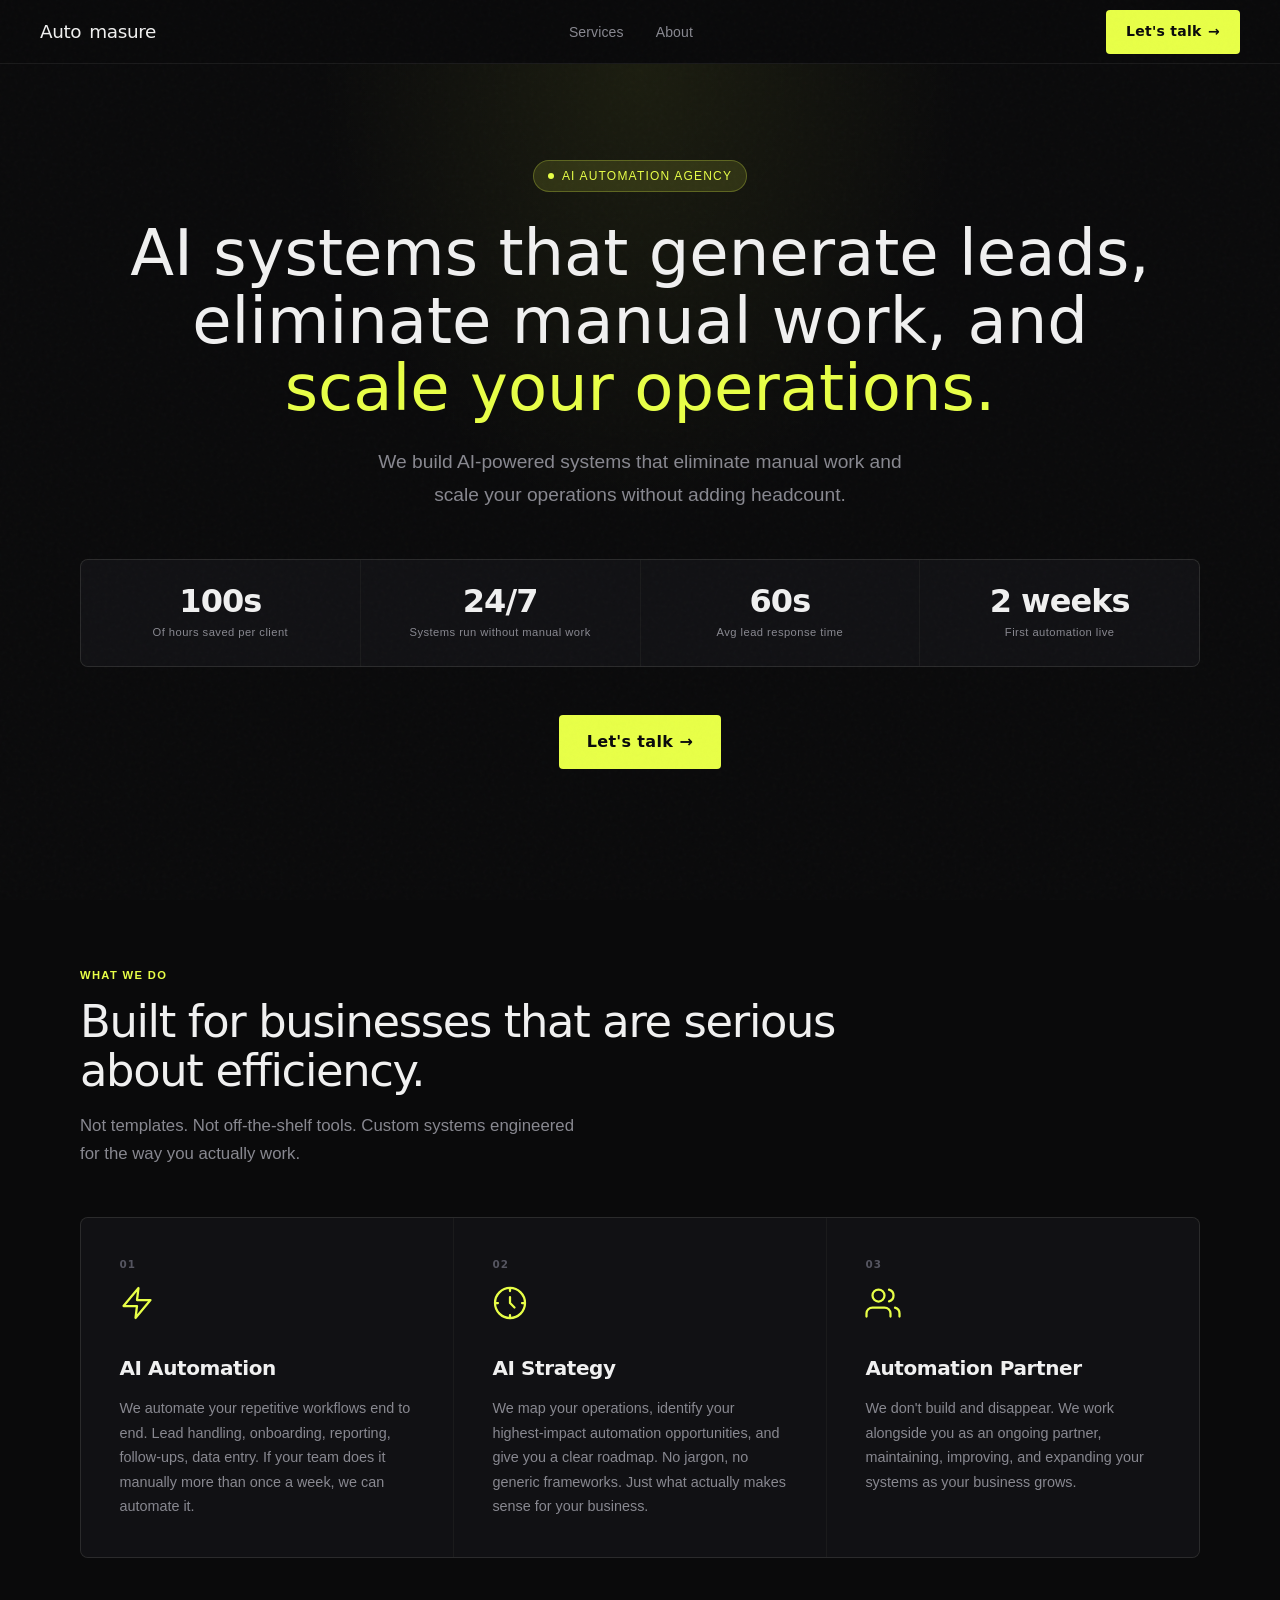
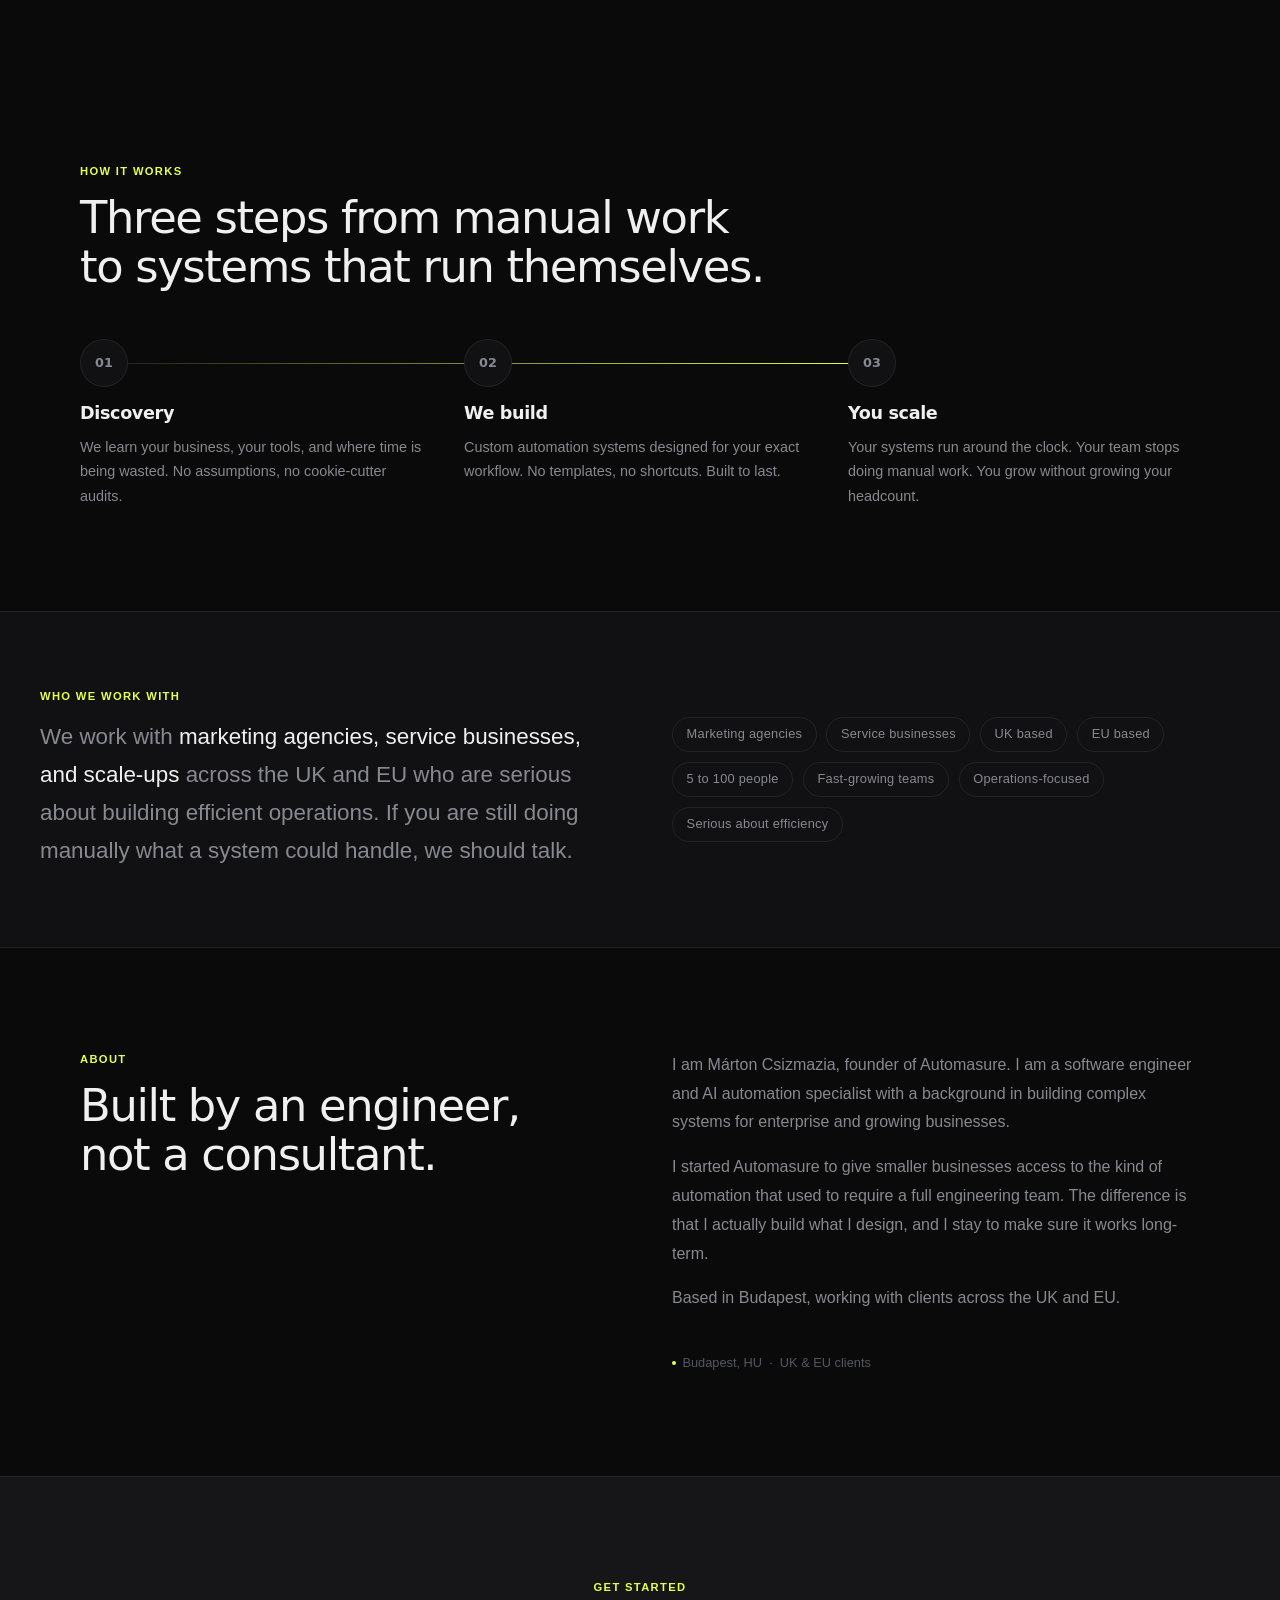
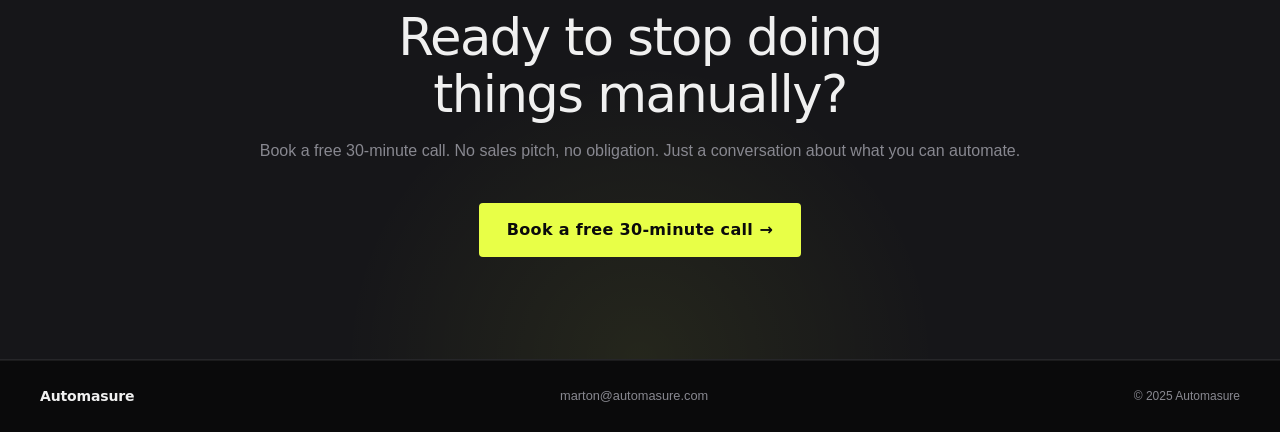
<file: Index.html>
<!DOCTYPE html>
<html lang="en">
<head>
<meta charset="UTF-8">
<meta name="viewport" content="width=device-width, initial-scale=1.0">
<title>Automasure — AI Automation for Growing Businesses</title>
<link rel="preconnect" href="https://fonts.googleapis.com">
<link rel="preconnect" href="https://fonts.gstatic.com" crossorigin>
<link href="https://fonts.googleapis.com/css2?family=Syne:wght@400;500;600;700;800&family=DM+Sans:ital,opsz,wght@0,9..40,300;0,9..40,400;0,9..40,500;1,9..40,300&display=swap" rel="stylesheet">

<link rel="stylesheet" href="index.css">

</head>
<body>

<!-- ─── NAV ─── -->
<nav>
  <a href="#" class="nav-logo">Auto<span>masure</span></a>

  <ul class="nav-links">
    <li><a href="#services">Services</a></li>
    <li><a href="#about">About</a></li>
  </ul>

  <a href="https://calendly.com" class="btn btn-primary nav-cta" target="_blank" rel="noopener">
    Let's talk <span class="arrow">&#8594;</span>
  </a>

  <button class="nav-hamburger" id="hamburger" aria-label="Toggle menu" aria-expanded="false">
    <span></span>
    <span></span>
    <span></span>
  </button>
</nav>

<!-- Mobile Menu -->
<div class="nav-mobile" id="mobileMenu">
  <a href="#services" onclick="closeMobile()">Services</a>
  <a href="#about" onclick="closeMobile()">About</a>
  <a href="https://calendly.com" target="_blank" rel="noopener" style="color: var(--accent);">Let's talk &#8594;</a>
</div>

<!-- ─── HERO ─── -->
<section class="hero">
  <span class="hero-eyebrow">AI Automation Agency</span>

  <h1>AI systems that generate leads,<br>eliminate manual work, and<br><em>scale your operations.</em></h1>

  <p class="hero-sub">
    We build AI-powered systems that eliminate manual work and scale your operations without adding headcount.
  </p>

  <div class="stats">
    <div class="stat">
      <span class="stat-value">100s</span>
      <span class="stat-label">Of hours saved per client</span>
    </div>
    <div class="stat">
      <span class="stat-value">24/7</span>
      <span class="stat-label">Systems run without manual work</span>
    </div>
    <div class="stat">
      <span class="stat-value">60s</span>
      <span class="stat-label">Avg lead response time</span>
    </div>
    <div class="stat">
      <span class="stat-value">2 weeks</span>
      <span class="stat-label">First automation live</span>
    </div>
  </div>

  <a href="https://calendly.com" class="btn btn-primary btn-large" target="_blank" rel="noopener">
    Let's talk <span class="arrow">&#8594;</span>
  </a>
</section>

<!-- ─── SERVICES ─── -->
<section id="services" class="fade-up">
  <div class="services-header">
    <span class="section-label">What we do</span>
    <h2>Built for businesses that are serious<br>about efficiency.</h2>
    <p class="section-intro">Not templates. Not off-the-shelf tools. Custom systems engineered for the way you actually work.</p>
  </div>

  <div class="services-grid">
    <div class="service-card">
      <span class="service-number">01</span>
      <svg class="service-icon" viewBox="0 0 24 24" fill="none" stroke="currentColor" stroke-width="1.5" stroke-linecap="round" stroke-linejoin="round">
        <path d="M13 2L3 14h9l-1 8 10-12h-9l1-8z"/>
      </svg>
      <h3>AI Automation</h3>
      <p>We automate your repetitive workflows end to end. Lead handling, onboarding, reporting, follow-ups, data entry. If your team does it manually more than once a week, we can automate it.</p>
    </div>

    <div class="service-card">
      <span class="service-number">02</span>
      <svg class="service-icon" viewBox="0 0 24 24" fill="none" stroke="currentColor" stroke-width="1.5" stroke-linecap="round" stroke-linejoin="round">
        <circle cx="12" cy="12" r="10"/>
        <path d="M12 8v4l3 3"/>
        <path d="M2 12h2M20 12h2M12 2v2M12 20v2"/>
      </svg>
      <h3>AI Strategy</h3>
      <p>We map your operations, identify your highest-impact automation opportunities, and give you a clear roadmap. No jargon, no generic frameworks. Just what actually makes sense for your business.</p>
    </div>

    <div class="service-card">
      <span class="service-number">03</span>
      <svg class="service-icon" viewBox="0 0 24 24" fill="none" stroke="currentColor" stroke-width="1.5" stroke-linecap="round" stroke-linejoin="round">
        <path d="M17 21v-2a4 4 0 0 0-4-4H5a4 4 0 0 0-4 4v2"/>
        <circle cx="9" cy="7" r="4"/>
        <path d="M23 21v-2a4 4 0 0 0-3-3.87"/>
        <path d="M16 3.13a4 4 0 0 1 0 7.75"/>
      </svg>
      <h3>Automation Partner</h3>
      <p>We don't build and disappear. We work alongside you as an ongoing partner, maintaining, improving, and expanding your systems as your business grows.</p>
    </div>
  </div>
</section>

<!-- ─── HOW IT WORKS ─── -->
<section class="fade-up">
  <span class="section-label">How it works</span>
  <h2>Three steps from manual work<br>to systems that run themselves.</h2>

  <div class="steps-grid">
    <div class="step">
      <div class="step-number">01</div>
      <h3>Discovery</h3>
      <p>We learn your business, your tools, and where time is being wasted. No assumptions, no cookie-cutter audits.</p>
    </div>

    <div class="step">
      <div class="step-number">02</div>
      <h3>We build</h3>
      <p>Custom automation systems designed for your exact workflow. No templates, no shortcuts. Built to last.</p>
    </div>

    <div class="step">
      <div class="step-number">03</div>
      <h3>You scale</h3>
      <p>Your systems run around the clock. Your team stops doing manual work. You grow without growing your headcount.</p>
    </div>
  </div>
</section>

<!-- ─── WHO WE WORK WITH ─── -->
<div class="who-section fade-up">
  <div class="who-inner">
    <div>
      <span class="section-label">Who we work with</span>
      <p class="who-text">
        We work with <strong>marketing agencies, service businesses, and scale-ups</strong> across the UK and EU who are serious about building efficient operations. If you are still doing manually what a system could handle, we should talk.
      </p>
    </div>
    <div class="who-tags">
      <span class="tag">Marketing agencies</span>
      <span class="tag">Service businesses</span>
      <span class="tag">UK based</span>
      <span class="tag">EU based</span>
      <span class="tag">5 to 100 people</span>
      <span class="tag">Fast-growing teams</span>
      <span class="tag">Operations-focused</span>
      <span class="tag">Serious about efficiency</span>
    </div>
  </div>
</div>

<!-- ─── ABOUT ─── -->
<section id="about" class="fade-up">
  <div class="about-left">
    <span class="section-label">About</span>
    <h2>Built by an engineer,<br>not a consultant.</h2>
  </div>

  <div class="about-right">
    <p>
      I am Márton Csizmazia, founder of Automasure. I am a software engineer and AI automation specialist with a background in building complex systems for enterprise and growing businesses.
    </p>
    <p>
      I started Automasure to give smaller businesses access to the kind of automation that used to require a full engineering team. The difference is that I actually build what I design, and I stay to make sure it works long-term.
    </p>
    <p>
      Based in Budapest, working with clients across the UK and EU.
    </p>
    <span class="about-detail">Budapest, HU &nbsp;&middot;&nbsp; UK &amp; EU clients</span>
  </div>
</section>

<!-- ─── CTA ─── -->
<div class="cta-section fade-up">
  <div class="cta-inner">
    <span class="section-label" style="display:block; margin-bottom: 0.75rem;">Get started</span>
    <h2>Ready to stop doing<br>things manually?</h2>
    <p>Book a free 30-minute call. No sales pitch, no obligation. Just a conversation about what you can automate.</p>
    <a href="https://calendly.com" class="btn btn-primary btn-large" target="_blank" rel="noopener">
      Book a free 30-minute call <span class="arrow">&#8594;</span>
    </a>
  </div>
</div>

<!-- ─── FOOTER ─── -->
<footer>
  <span class="footer-brand">Automasure</span>
  <a href="mailto:marton@automasure.com" class="footer-email">marton@automasure.com</a>
  <span class="footer-copy">&copy; 2025 Automasure</span>
</footer>

<script>
  // ─── Hamburger ───
  const hamburger = document.getElementById('hamburger');
  const mobileMenu = document.getElementById('mobileMenu');

  hamburger.addEventListener('click', () => {
    const isOpen = hamburger.classList.toggle('open');
    mobileMenu.classList.toggle('open', isOpen);
    hamburger.setAttribute('aria-expanded', isOpen);
  });

  function closeMobile() {
    hamburger.classList.remove('open');
    mobileMenu.classList.remove('open');
    hamburger.setAttribute('aria-expanded', false);
  }

  // Close on outside click
  document.addEventListener('click', (e) => {
    if (!hamburger.contains(e.target) && !mobileMenu.contains(e.target)) {
      closeMobile();
    }
  });

  // ─── Scroll animations ───
  const observer = new IntersectionObserver((entries) => {
    entries.forEach((entry) => {
      if (entry.isIntersecting) {
        setTimeout(() => entry.target.classList.add('visible'), 60);
        observer.unobserve(entry.target);
      }
    });
  }, { threshold: 0.1, rootMargin: '0px 0px -40px 0px' });

  document.querySelectorAll('.fade-up').forEach(el => observer.observe(el));

  // ─── Nav scroll style ───
  const nav = document.querySelector('nav');
  window.addEventListener('scroll', () => {
    nav.style.borderBottomColor = window.scrollY > 40
      ? 'rgba(255,255,255,0.1)'
      : 'rgba(255,255,255,0.07)';
  }, { passive: true });
</script>
</body>
</html>
</file>
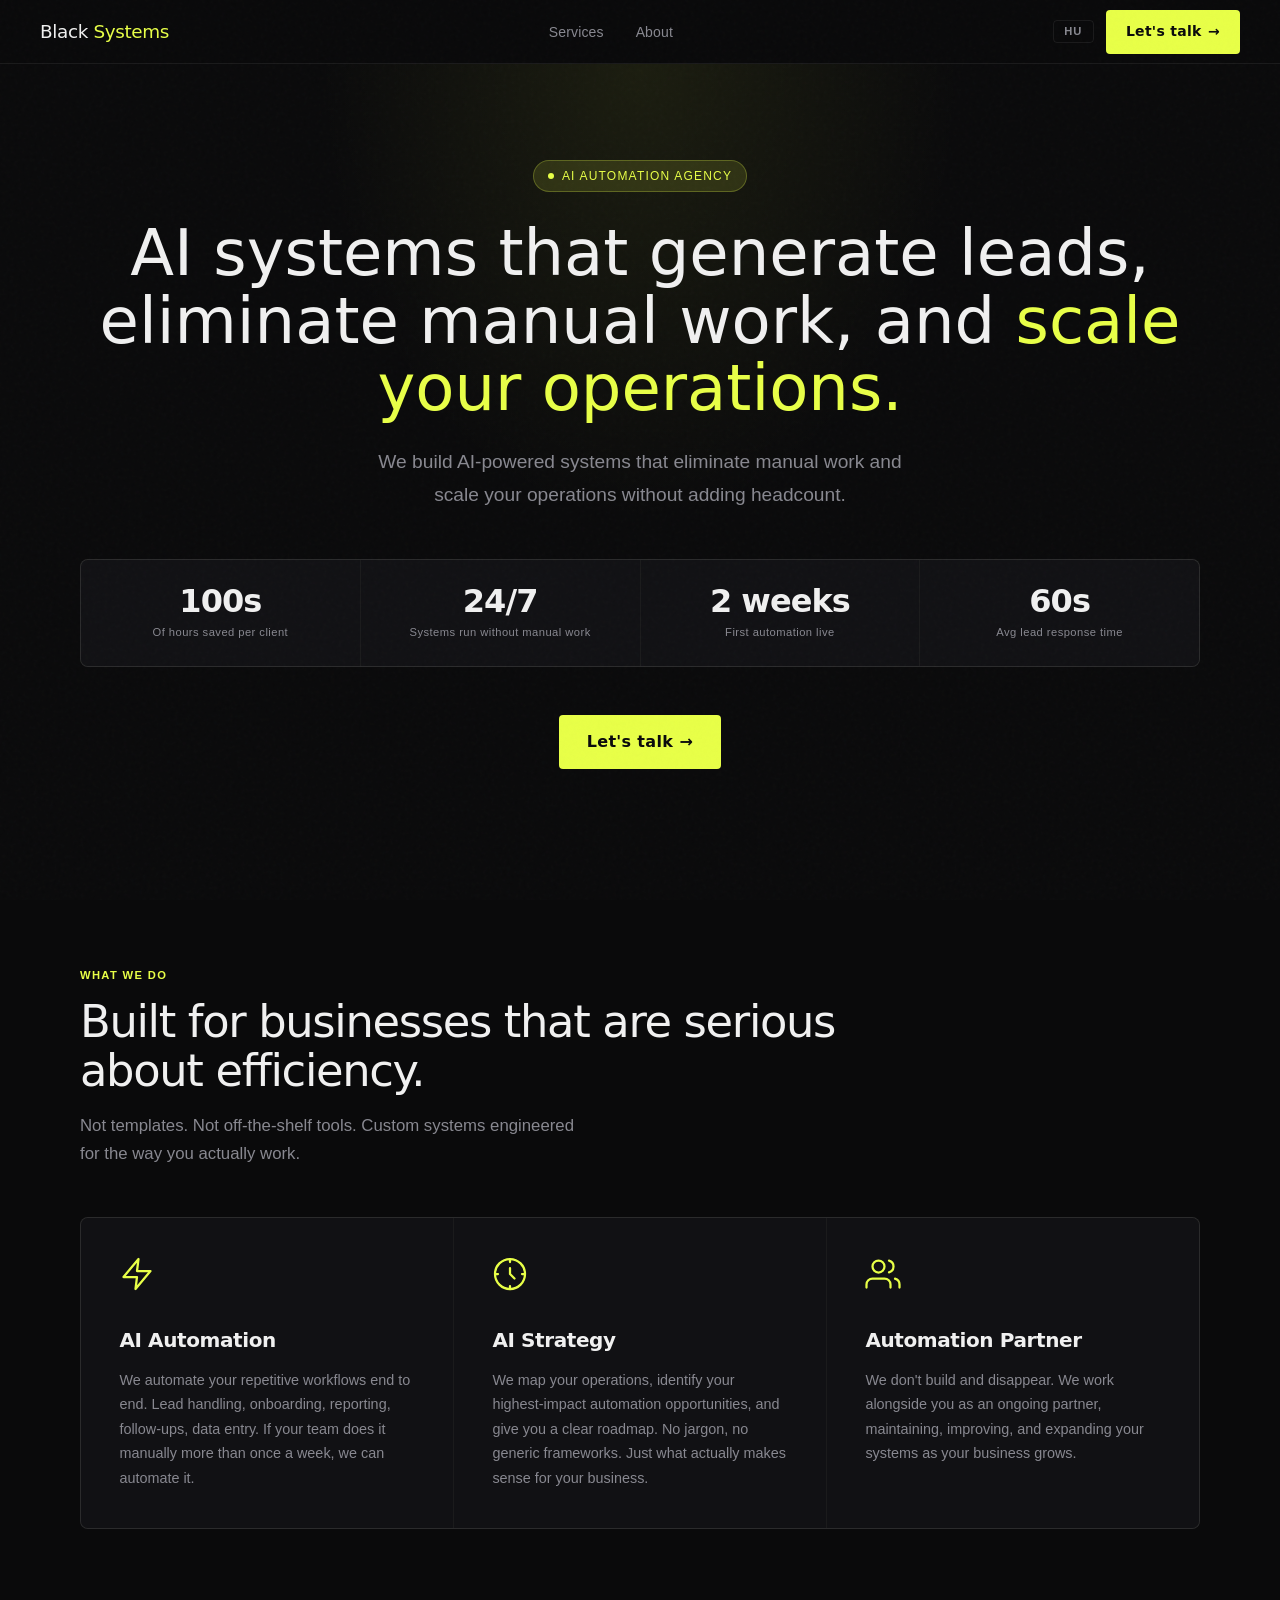
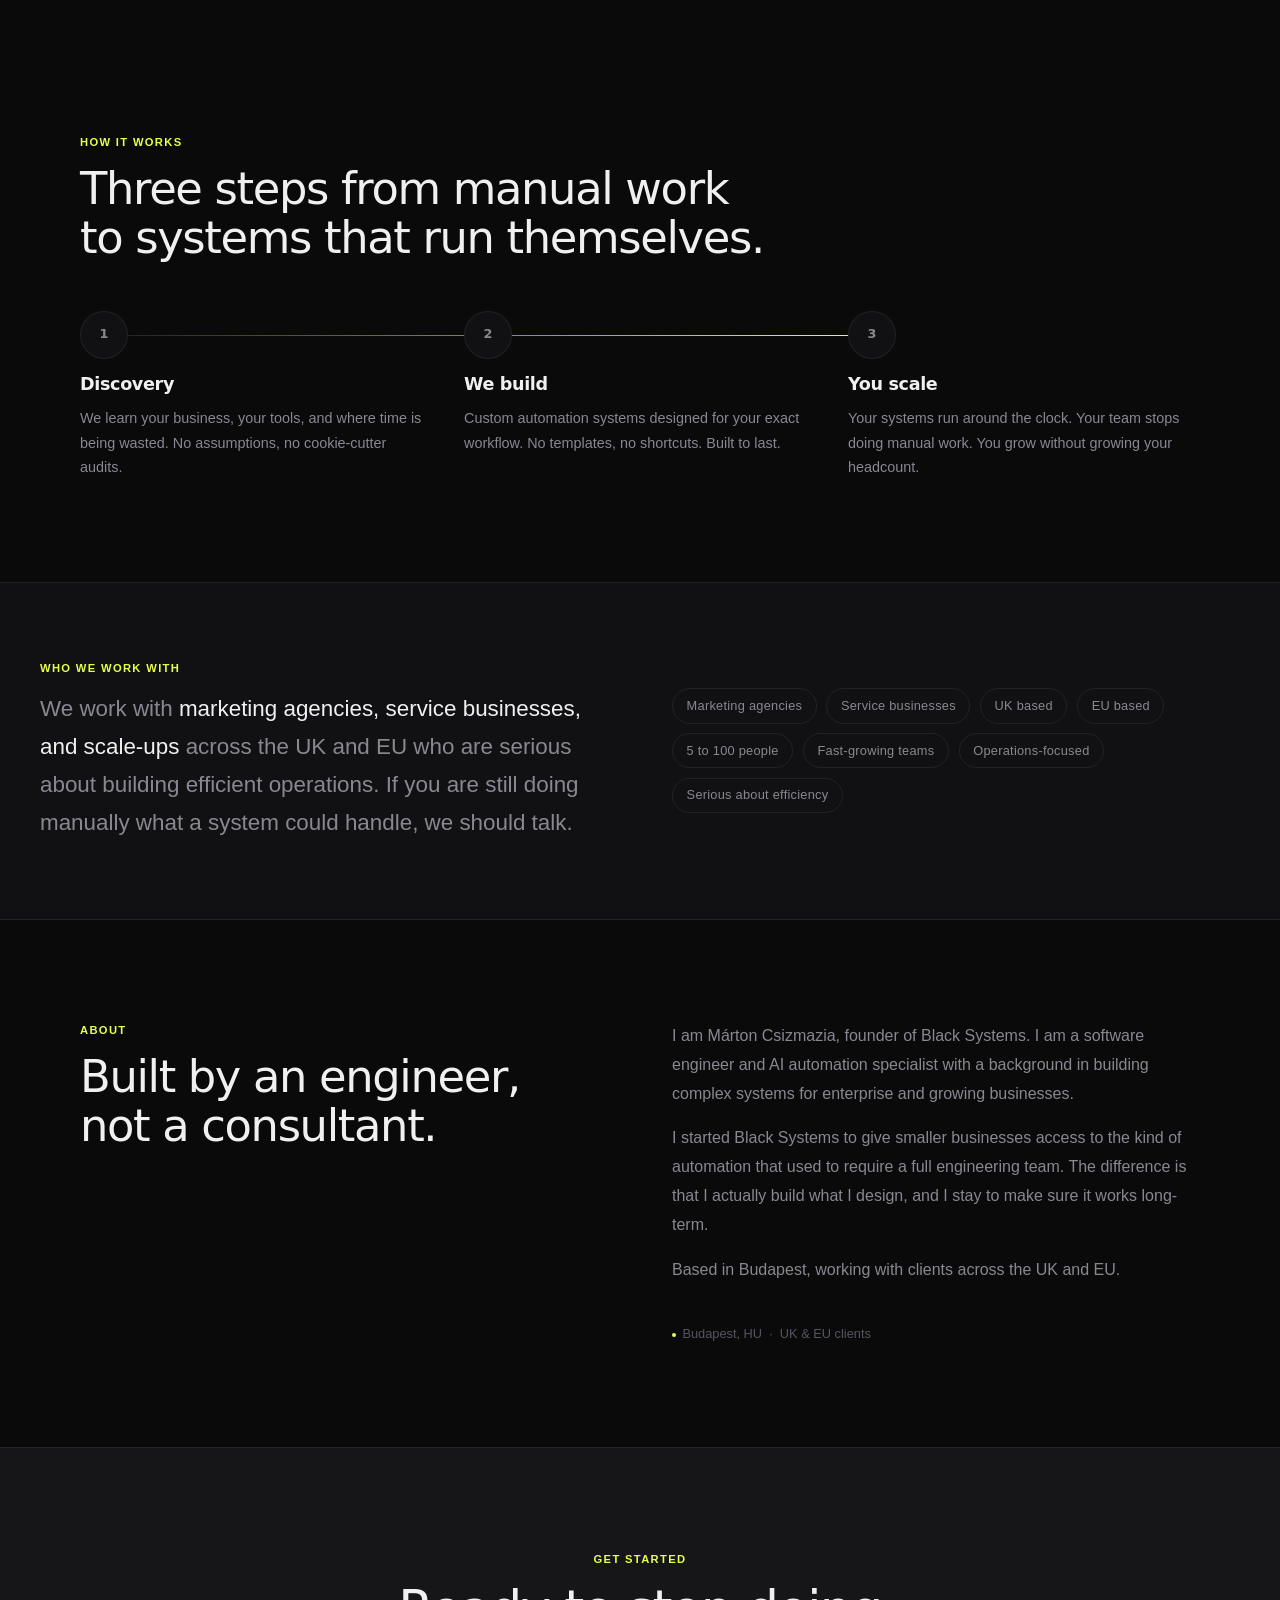
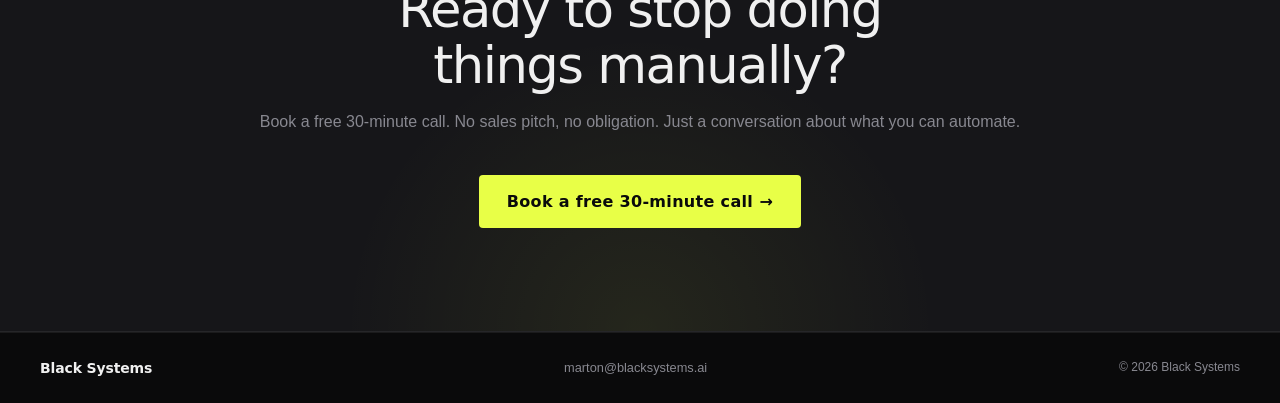
<file: index.html>
<!DOCTYPE html>
<html lang="en">
<head>
    <meta charset="UTF-8">
    <meta name="viewport" content="width=device-width, initial-scale=1.0">
    <meta name="description"
          content="Black Systems builds AI-powered automation systems that eliminate manual work, generate leads, and scale your operations. Based in Budapest, serving UK and EU businesses.">

    <title>Black Systems - AI Automation for Growing Businesses</title>
    <link rel="stylesheet" href="css/index.css">
    <link rel="canonical" href="https://www.blacksystems.ai/">

    <!-- Open Graph -->
    <meta property="og:type" content="website">
    <meta property="og:url" content="https://www.blacksystems.ai/">
    <meta property="og:title" content="Black Systems - AI Automation for Growing Businesses">
    <meta property="og:description" content="Black Systems builds AI-powered automation systems that eliminate manual work, generate leads, and scale your operations. Based in Budapest, serving UK and EU businesses.">

    <!-- Twitter Card -->
    <meta name="twitter:card" content="summary_large_image">
    <meta name="twitter:title" content="Black Systems - AI Automation for Growing Businesses">
    <meta name="twitter:description" content="Black Systems builds AI-powered automation systems that eliminate manual work, generate leads, and scale your operations.">

    <!-- JSON-LD structured data -->
    <script type="application/ld+json">
    {
      "@context": "https://schema.org",
      "@type": "ProfessionalService",
      "name": "Black Systems",
      "url": "https://www.blacksystems.ai",
      "email": "marton@blacksystems.ai",
      "description": "AI automation agency that designs, builds, and maintains automation systems for growing businesses. We eliminate manual work, generate leads, and scale operations without adding headcount.",
      "founder": {
        "@type": "Person",
        "name": "Márton Csizmazia"
      },
      "address": {
        "@type": "PostalAddress",
        "addressLocality": "Budapest",
        "addressCountry": "HU"
      },
      "areaServed": ["GB", "EU"],
      "serviceType": ["AI Automation", "AI Strategy", "Automation Consulting"],
      "knowsAbout": ["AI automation", "workflow automation", "business process automation", "lead generation"]
    }
    </script>

</head>
<body>
<main>
    <!-- ─── NAV ─── -->
    <nav>
        <a href="#" class="nav-logo">
            <span>Black <span class="nav-logo-accent">Systems</span></span>
        </a>

        <ul class="nav-links">
            <li><a href="#services" data-i18n="nav.services">Services</a></li>
            <li><a href="#about" data-i18n="nav.about">About</a></li>
        </ul>

        <div class="nav-right">
            <button class="lang-toggle" aria-label="Switch language">hu</button>
            <a
                    data-cal-link="marton-csizmazia-avnndf/30min"
                    data-cal-namespace="30min"
                    data-cal-config='{"layout":"month_view"}'
                    class="btn btn-primary nav-cta">
                <span data-i18n="nav.lets_talk">Let's talk</span> <span class="arrow">&#8594;</span>
            </a>
        </div>

        <button class="nav-hamburger" id="hamburger" aria-label="Toggle menu" aria-expanded="false">
            <span></span>
            <span></span>
            <span></span>
        </button>
    </nav>

    <!-- Mobile Menu -->
    <div class="nav-mobile" id="mobileMenu">
        <a href="#services" onclick="closeMobile()" data-i18n="nav.services">Services</a>
        <a href="#about" onclick="closeMobile()" data-i18n="nav.about">About</a>
        <a href="https://cal.com/marton-csizmazia-avnndf/30min"
           onclick="closeMobile()"
           data-cal-link="marton-csizmazia-avnndf/30min"
           data-cal-namespace="30min"
           data-cal-config='{"layout":"month_view"}'
           style="color: var(--accent); cursor: pointer;">
            <span data-i18n="nav.lets_talk">Let's talk</span> &#8594;
        </a>
        <button class="lang-toggle lang-toggle-mobile" aria-label="Switch language">hu</button>
    </div>

    <!-- ─── HERO ─── -->
    <section class="hero">
        <span class="hero-eyebrow" data-i18n="hero.eyebrow">AI Automation Agency</span>

        <h1 data-i18n-html="hero.heading">AI systems that generate leads, eliminate manual work, and <em>scale your operations.</em></h1>

        <p class="hero-sub" data-i18n="hero.sub">
            We build AI-powered systems that eliminate manual work and scale your operations without adding headcount.
        </p>

        <div class="stats">
            <div class="stat">
                <span class="stat-value" data-i18n="stats.hours_value">100s</span>
                <span class="stat-label" data-i18n="stats.hours_label">Of hours saved per client</span>
            </div>
            <div class="stat">
                <span class="stat-value" data-i18n="stats.uptime_value">24/7</span>
                <span class="stat-label" data-i18n="stats.uptime_label">Systems run without manual work</span>
            </div>
            <div class="stat">
                <span class="stat-value" data-i18n="stats.weeks_value">2 weeks</span>
                <span class="stat-label" data-i18n="stats.weeks_label">First automation live</span>
            </div>
            <div class="stat">
                <span class="stat-value" data-i18n="stats.response_value">60s</span>
                <span class="stat-label" data-i18n="stats.response_label">Avg lead response time</span>
            </div>
        </div>

        <a
                data-cal-link="marton-csizmazia-avnndf/30min"
                data-cal-namespace="30min"
                data-cal-config='{"layout":"month_view"}'
                class="btn btn-primary btn-large">
            <span data-i18n="hero.cta">Let's talk</span> <span class="arrow">&#8594;</span>
        </a>
    </section>

    <!-- ─── SERVICES ─── -->
    <section id="services" class="fade-up">
        <div class="services-header">
            <span class="section-label" data-i18n="services.label">What we do</span>
            <h2 data-i18n-html="services.heading">Built for businesses that are serious<br>about efficiency.</h2>
            <p class="section-intro" data-i18n="services.intro">Not templates. Not off-the-shelf tools. Custom systems engineered for the way you actually work.</p>
        </div>

        <div class="services-grid">
            <div class="service-card">
                <svg class="service-icon" viewBox="0 0 24 24" fill="none" stroke="currentColor" stroke-width="1.5"
                     stroke-linecap="round" stroke-linejoin="round">
                    <path d="M13 2L3 14h9l-1 8 10-12h-9l1-8z"/>
                </svg>
                <h3 data-i18n="services.automation.title">AI Automation</h3>
                <p data-i18n="services.automation.desc">We automate your repetitive workflows end to end. Lead handling, onboarding, reporting, follow-ups, data entry. If your team does it manually more than once a week, we can automate it.</p>
            </div>

            <div class="service-card">
                <svg class="service-icon" viewBox="0 0 24 24" fill="none" stroke="currentColor" stroke-width="1.5"
                     stroke-linecap="round" stroke-linejoin="round">
                    <circle cx="12" cy="12" r="10"/>
                    <path d="M12 8v4l3 3"/>
                    <path d="M2 12h2M20 12h2M12 2v2M12 20v2"/>
                </svg>
                <h3 data-i18n="services.strategy.title">AI Strategy</h3>
                <p data-i18n="services.strategy.desc">We map your operations, identify your highest-impact automation opportunities, and give you a clear roadmap. No jargon, no generic frameworks. Just what actually makes sense for your business.</p>
            </div>

            <div class="service-card">
                <svg class="service-icon" viewBox="0 0 24 24" fill="none" stroke="currentColor" stroke-width="1.5"
                     stroke-linecap="round" stroke-linejoin="round">
                    <path d="M17 21v-2a4 4 0 0 0-4-4H5a4 4 0 0 0-4 4v2"/>
                    <circle cx="9" cy="7" r="4"/>
                    <path d="M23 21v-2a4 4 0 0 0-3-3.87"/>
                    <path d="M16 3.13a4 4 0 0 1 0 7.75"/>
                </svg>
                <h3 data-i18n="services.partner.title">Automation Partner</h3>
                <p data-i18n="services.partner.desc">We don't build and disappear. We work alongside you as an ongoing partner, maintaining, improving, and expanding your systems as your business grows.</p>
            </div>
        </div>
    </section>

    <!-- ─── HOW IT WORKS ─── -->
    <section class="fade-up">
        <span class="section-label" data-i18n="how_it_works.label">How it works</span>
        <h2 data-i18n-html="how_it_works.heading">Three steps from manual work<br>to systems that run themselves.</h2>

        <div class="steps-grid">
            <div class="step">
                <div class="step-number">1</div>
                <h3 data-i18n="how_it_works.step1.title">Discovery</h3>
                <p data-i18n="how_it_works.step1.desc">We learn your business, your tools, and where time is being wasted. No assumptions, no cookie-cutter audits.</p>
            </div>

            <div class="step">
                <div class="step-number">2</div>
                <h3 data-i18n="how_it_works.step2.title">We build</h3>
                <p data-i18n="how_it_works.step2.desc">Custom automation systems designed for your exact workflow. No templates, no shortcuts. Built to last.</p>
            </div>

            <div class="step">
                <div class="step-number">3</div>
                <h3 data-i18n="how_it_works.step3.title">You scale</h3>
                <p data-i18n="how_it_works.step3.desc">Your systems run around the clock. Your team stops doing manual work. You grow without growing your headcount.</p>
            </div>
        </div>
    </section>

    <!-- ─── WHO WE WORK WITH ─── -->
    <div class="who-section fade-up">
        <div class="who-inner">
            <div>
                <span class="section-label" data-i18n="who.label">Who we work with</span>
                <p class="who-text" data-i18n-html="who.text">
                    We work with <strong>marketing agencies, service businesses, and scale-ups</strong> across the UK
                    and EU
                    who are serious about building efficient operations. If you are still doing manually what a system
                    could
                    handle, we should talk.
                </p>
            </div>
            <div class="who-tags">
                <span class="tag" data-i18n="who.tag_marketing">Marketing agencies</span>
                <span class="tag" data-i18n="who.tag_service">Service businesses</span>
                <span class="tag" data-i18n="who.tag_uk">UK based</span>
                <span class="tag" data-i18n="who.tag_eu">EU based</span>
                <span class="tag" data-i18n="who.tag_size">5 to 100 people</span>
                <span class="tag" data-i18n="who.tag_growing">Fast-growing teams</span>
                <span class="tag" data-i18n="who.tag_ops">Operations-focused</span>
                <span class="tag" data-i18n="who.tag_efficiency">Serious about efficiency</span>
            </div>
        </div>
    </div>

    <!-- ─── ABOUT ─── -->
    <section id="about" class="fade-up">
        <div class="about-left">
            <span class="section-label" data-i18n="about.label">About</span>
            <h2 data-i18n-html="about.heading">Built by an engineer,<br>not a consultant.</h2>
        </div>

        <div class="about-right">
            <p data-i18n="about.p1">
                I am Márton Csizmazia, founder of Black Systems. I am a software engineer and AI automation specialist with
                a
                background in building complex systems for enterprise and growing businesses.
            </p>
            <p data-i18n="about.p2">
                I started Black Systems to give smaller businesses access to the kind of automation that used to require a
                full
                engineering team. The difference is that I actually build what I design, and I stay to make sure it
                works
                long-term.
            </p>
            <p data-i18n="about.p3">
                Based in Budapest, working with clients across the UK and EU.
            </p>
            <span class="about-detail" data-i18n-html="about.detail">Budapest, HU &nbsp;&middot;&nbsp; UK &amp; EU clients</span>
        </div>
    </section>

    <!-- ─── CTA ─── -->
    <div class="cta-section fade-up">
        <div class="cta-inner">
            <span class="section-label" data-i18n="cta.label" style="display:block; margin-bottom: 0.75rem;">Get started</span>
            <h2 data-i18n-html="cta.heading">Ready to stop doing<br>things manually?</h2>
            <p data-i18n="cta.desc">Book a free 30-minute call. No sales pitch, no obligation. Just a conversation about what you can automate.</p>
            <a
                    data-cal-link="marton-csizmazia-avnndf/30min"
                    data-cal-namespace="30min"
                    data-cal-config='{"layout":"month_view"}'
                    class="btn btn-primary btn-large">
                <span data-i18n="cta.btn">Book a free 30-minute call</span> <span class="arrow">&#8594;</span>
            </a>
        </div>
    </div>

    <!-- ─── FOOTER ─── -->
    <footer>
        <span class="footer-brand">Black Systems</span>
        <a href="mailto:marton@blacksystems.ai" class="footer-email">marton@blacksystems.ai</a>
        <span class="footer-copy">&copy; <span id="year"></span> Black Systems</span>
    </footer>
</main>
<script>
    // ─── Hamburger ───
    const hamburger = document.getElementById('hamburger');
    const mobileMenu = document.getElementById('mobileMenu');

    hamburger.addEventListener('click', () => {
        const isOpen = hamburger.classList.toggle('open');
        mobileMenu.classList.toggle('open', isOpen);
        hamburger.setAttribute('aria-expanded', isOpen);
    });

    function closeMobile() {
        hamburger.classList.remove('open');
        mobileMenu.classList.remove('open');
        hamburger.setAttribute('aria-expanded', false);
    }

    // Close on outside click
    document.addEventListener('click', (e) => {
        if (!hamburger.contains(e.target) && !mobileMenu.contains(e.target)) {
            closeMobile();
        }
    });

    // ─── Scroll animations ───
    const observer = new IntersectionObserver((entries) => {
        entries.forEach((entry) => {
            if (entry.isIntersecting) {
                setTimeout(() => entry.target.classList.add('visible'), 60);
                observer.unobserve(entry.target);
            }
        });
    }, {threshold: 0.1, rootMargin: '0px 0px -40px 0px'});

    document.querySelectorAll('.fade-up').forEach(el => observer.observe(el));

    document.getElementById('year').textContent = new Date().getFullYear();

    // ─── Nav scroll style ───
    const nav = document.querySelector('nav');
    window.addEventListener('scroll', () => {
        nav.style.borderBottomColor = window.scrollY > 40
            ? 'rgba(255,255,255,0.1)'
            : 'rgba(255,255,255,0.07)';
    }, {passive: true});

    // ─── i18n ───
    const TRANSLATIONS = {
        en: {
            nav: { services: "Services", about: "About", lets_talk: "Let's talk" },
            hero: {
                eyebrow: "AI Automation Agency",
                heading: "AI systems that generate leads, eliminate manual work, and <em>scale your operations.</em>",
                sub: "We build AI-powered systems that eliminate manual work and scale your operations without adding headcount.",
                cta: "Let's talk"
            },
            stats: {
                hours_value: "100s", hours_label: "Of hours saved per client",
                uptime_value: "24/7", uptime_label: "Systems run without manual work",
                weeks_value: "2 weeks", weeks_label: "First automation live",
                response_value: "60s", response_label: "Avg lead response time"
            },
            services: {
                label: "What we do",
                heading: "Built for businesses that are serious<br>about efficiency.",
                intro: "Not templates. Not off-the-shelf tools. Custom systems engineered for the way you actually work.",
                automation: { title: "AI Automation", desc: "We automate your repetitive workflows end to end. Lead handling, onboarding, reporting, follow-ups, data entry. If your team does it manually more than once a week, we can automate it." },
                strategy: { title: "AI Strategy", desc: "We map your operations, identify your highest-impact automation opportunities, and give you a clear roadmap. No jargon, no generic frameworks. Just what actually makes sense for your business." },
                partner: { title: "Automation Partner", desc: "We don't build and disappear. We work alongside you as an ongoing partner, maintaining, improving, and expanding your systems as your business grows." }
            },
            how_it_works: {
                label: "How it works",
                heading: "Three steps from manual work<br>to systems that run themselves.",
                step1: { title: "Discovery", desc: "We learn your business, your tools, and where time is being wasted. No assumptions, no cookie-cutter audits." },
                step2: { title: "We build", desc: "Custom automation systems designed for your exact workflow. No templates, no shortcuts. Built to last." },
                step3: { title: "You scale", desc: "Your systems run around the clock. Your team stops doing manual work. You grow without growing your headcount." }
            },
            who: {
                label: "Who we work with",
                text: "We work with <strong>marketing agencies, service businesses, and scale-ups</strong> across the UK and EU who are serious about building efficient operations. If you are still doing manually what a system could handle, we should talk.",
                tag_marketing: "Marketing agencies", tag_service: "Service businesses",
                tag_uk: "UK based", tag_eu: "EU based", tag_size: "5 to 100 people",
                tag_growing: "Fast-growing teams", tag_ops: "Operations-focused", tag_efficiency: "Serious about efficiency"
            },
            about: {
                label: "About",
                heading: "Built by an engineer,<br>not a consultant.",
                p1: "I am Márton Csizmazia, founder of Black Systems. I am a software engineer and AI automation specialist with a background in building complex systems for enterprise and growing businesses.",
                p2: "I started Black Systems to give smaller businesses access to the kind of automation that used to require a full engineering team. The difference is that I actually build what I design, and I stay to make sure it works long-term.",
                p3: "Based in Budapest, working with clients across the UK and EU.",
                detail: "Budapest, HU &nbsp;&middot;&nbsp; UK &amp; EU clients"
            },
            cta: {
                label: "Get started",
                heading: "Ready to stop doing<br>things manually?",
                desc: "Book a free 30-minute call. No sales pitch, no obligation. Just a conversation about what you can automate.",
                btn: "Book a free 30-minute call"
            }
        },
        hu: {
            nav: { services: "Szolgáltatások", about: "Rólunk", lets_talk: "Beszéljünk" },
            hero: {
                eyebrow: "AI Automatizációs Ügynökség",
                heading: "AI rendszerek, amelyek leadeket generálnak, megszüntetik a manuális munkát, és <em>skálázzák a működésedet.</em>",
                sub: "AI-alapú rendszereket építünk, amelyek megszüntetik a manuális munkát és skálázzák a működésedet a létszám növelése nélkül.",
                cta: "Beszéljünk"
            },
            stats: {
                hours_value: "100+", hours_label: "Megspórolt óra ügyfelenként",
                uptime_value: "24/7", uptime_label: "Rendszerek futnak manuális munka nélkül",
                weeks_value: "2 hét", weeks_label: "Az első automatizáció élesben",
                response_value: "60s", response_label: "Átlagos lead válaszidő"
            },
            services: {
                label: "Amit csinálunk",
                heading: "Komolyan gondolkodó vállalkozásoknak<br>az eredményességről.",
                intro: "Nem sablonok. Nem polcról leemelt eszközök. Egyedi rendszerek, ahogy te valóban dolgozol.",
                automation: { title: "AI Automatizáció", desc: "Automatizáljuk az ismétlődő munkafolyamataidat végig. Leadkezelés, onboarding, riportálás, follow-upok, adatrögzítés. Ha a csapatod heti egyszer manuálisan csinálja, mi automatizálni tudjuk." },
                strategy: { title: "AI Stratégia", desc: "Feltérképezzük a működésedet, azonosítjuk a leghatásosabb automatizálási lehetőségeket, és átlátható tervet adunk. Szakzsargon nélkül, általános keretrendszerek nélkül. Csak ami valóban értelmes a te vállalkozásodnak." },
                partner: { title: "Automatizálási Partner", desc: "Nem építünk és tűnünk el. Tartós partnerként dolgozunk melletted, fenntartva, fejlesztve és bővítve rendszereidet, ahogy a vállalkozásod növekszik." }
            },
            how_it_works: {
                label: "Hogyan működik",
                heading: "Három lépés a manuális munkától<br>az önmagukat futtató rendszerekig.",
                step1: { title: "Feltárás", desc: "Megismerjük a vállalkozásodat, eszközeidet, és azt, hol vész el az idő. Feltételezések nélkül, sablonos auditok nélkül." },
                step2: { title: "Építünk", desc: "Egyedi automatizálási rendszerek az exakt munkafolyamatodra tervezve. Sablonok nélkül, rövidítések nélkül. Tartósra építve." },
                step3: { title: "Te skálázol", desc: "Rendszereid az óra 24 órájában futnak. A csapatod abbahagyja a manuális munkát. Növekszel anélkül, hogy a létszámodat növelnéd." }
            },
            who: {
                label: "Kikkel dolgozunk",
                text: "<strong>Marketing ügynökségekkel, szolgáltató vállalkozásokkal és scale-upokkal</strong> dolgozunk az Egyesült Királyságban és az EU-ban, akik komolyan veszik a hatékony működés kialakítását. Ha még mindig manuálisan csinálod azt, amit egy rendszer elvégezhetne, érdemes beszélnünk.",
                tag_marketing: "Marketing ügynökségek", tag_service: "Szolgáltató cégek",
                tag_uk: "Egyesült Királyság", tag_eu: "EU-s ügyfél", tag_size: "5–100 fős csapat",
                tag_growing: "Gyorsan növekvő csapatok", tag_ops: "Operáció-fókuszú", tag_efficiency: "Hatékonyság-orientált"
            },
            about: {
                label: "Rólunk",
                heading: "Egy mérnök építette,<br>nem egy tanácsadó.",
                p1: "Csizmazia Márton vagyok, a Black Systems alapítója. Szoftverfejlesztő és AI automatizáció specialista vagyok, komplex rendszerek tervezésének és kivitelezésének tapasztalatával enterprise és növekvő vállalkozások számára.",
                p2: "A Black Systems-t azért alapítottam, hogy kisebb vállalkozások is hozzáférhessenek ahhoz az automatizáláshoz, amelyhez korábban egy teljes fejlesztőcsapat kellett. A különbség az, hogy én valóban megépítem, amit tervezek, és maradok, hogy megbizonyosodjak a hosszú távú működéséről.",
                p3: "Budapesten dolgozom, ügyfelekkel az Egyesült Királyságban és az EU-ban.",
                detail: "Budapest, HU &nbsp;&middot;&nbsp; UK &amp; EU ügyfelek"
            },
            cta: {
                label: "Kezdjük el",
                heading: "Készen állsz abbahagyni<br>a manuális munkát?",
                desc: "Foglalj egy ingyenes 30 perces hívást. Nincs sales-es nyomás, nincs kötelezettség. Csak egy beszélgetés arról, mit lehet automatizálni.",
                btn: "Ingyenes 30 perces hívás foglalása"
            }
        }
    };

    const i18n = {
        current: localStorage.getItem('lang') || ((navigator.language || '').startsWith('hu') ? 'hu' : 'en'),

        get(obj, path) {
            return path.split('.').reduce((o, k) => o?.[k], obj);
        },

        apply(t) {
            document.querySelectorAll('[data-i18n]').forEach(el => {
                const val = this.get(t, el.dataset.i18n);
                if (val != null) el.textContent = val;
            });
            document.querySelectorAll('[data-i18n-html]').forEach(el => {
                const val = this.get(t, el.dataset.i18nHtml);
                if (val != null) el.innerHTML = val;
            });
            const next = this.current === 'en' ? 'hu' : 'en';
            document.querySelectorAll('.lang-toggle').forEach(btn => btn.textContent = next);
            document.documentElement.lang = this.current;
        },

        set(lang) {
            this.current = lang;
            localStorage.setItem('lang', lang);
            this.apply(TRANSLATIONS[lang]);
        },

        init() {
            this.apply(TRANSLATIONS[this.current]);
            document.querySelectorAll('.lang-toggle').forEach(btn => {
                btn.addEventListener('click', () => {
                    const next = this.current === 'en' ? 'hu' : 'en';
                    this.set(next);
                });
            });
        }
    };

    i18n.init();
</script>
<!-- Cal.com embed -->
<script type="text/javascript">
    (function (C, A, L) {
        let p = function (a, ar) {
            a.q.push(ar);
        };
        let d = C.document;
        C.Cal = C.Cal || function () {
            let cal = C.Cal;
            let ar = arguments;
            if (!cal.loaded) {
                cal.ns = {};
                cal.q = cal.q || [];
                d.head.appendChild(d.createElement("script")).src = A;
                cal.loaded = true;
            }
            if (ar[0] === L) {
                const api = function () {
                    p(api, arguments);
                };
                const namespace = ar[1];
                api.q = api.q || [];
                if (typeof namespace === "string") {
                    cal.ns[namespace] = cal.ns[namespace] || api;
                    p(cal.ns[namespace], ar);
                    p(cal, ["initNamespace", namespace]);
                } else p(cal, ar);
                return;
            }
            p(cal, ar);
        };
    })(window, "https://app.cal.com/embed/embed.js", "init");
    Cal("init", "30min", {origin: "https://app.cal.com"});
    Cal.ns["30min"]("ui", {"hideEventTypeDetails": false, "layout": "month_view"});
    Cal.ns["30min"]("ui", {
        "theme": "dark",
        "hideEventTypeDetails": false,
        "layout": "month_view",
        "cssVarsPerTheme": {
            "light": {"cal-brand": "#292929"},
            "dark": {"cal-brand": "#e8ff47"}
        }
    });
</script>
</body>
</html>
</file>
<file: index.css>
*, *::before, *::after {
    box-sizing: border-box;
    margin: 0;
    padding: 0;
}

:root {
    --bg: #0a0a0b;
    --bg-2: #111114;
    --bg-3: #161619;
    --surface: #1a1a1f;
    --surface-2: #222228;
    --border: rgba(255, 255, 255, 0.07);
    --border-hover: rgba(255, 255, 255, 0.15);
    --text: #f0f0f0;
    --text-muted: #888890;
    --text-dim: #555560;
    --accent: #e8ff47;
    --accent-dim: rgba(232, 255, 71, 0.12);
    --accent-glow: rgba(232, 255, 71, 0.25);
    --font-display: system-ui, sans-serif;
    --font-body: sans-serif;
    --radius: 4px;
    --radius-lg: 8px;
    --transition: 0.2s ease;
}

html {
    scroll-behavior: smooth;
    -webkit-font-smoothing: antialiased;
}

body {
    background: var(--bg);
    color: var(--text);
    font-family: var(--font-body);
    font-size: 1rem;
    line-height: 1.6;
    overflow-x: hidden;
}

/* ─── Noise texture overlay ─── */
body::before {
    content: '';
    position: fixed;
    inset: 0;
    background-image: url("data:image/svg+xml,%3Csvg viewBox='0 0 256 256' xmlns='http://www.w3.org/2000/svg'%3E%3Cfilter id='noise'%3E%3CfeTurbulence type='fractalNoise' baseFrequency='0.9' numOctaves='4' stitchTiles='stitch'/%3E%3C/filter%3E%3Crect width='100%25' height='100%25' filter='url(%23noise)' opacity='0.035'/%3E%3C/svg%3E");
    pointer-events: none;
    z-index: 9999;
    opacity: 0.6;
}

/* ─── Scrollbar ─── */
@supports selector(::-webkit-scrollbar) {
    ::-webkit-scrollbar {
        width: 8px;
    }

    ::-webkit-scrollbar-track {
        background: #0a0a0b;
    }

    ::-webkit-scrollbar-thumb {
        background: #3a3a3f;
        border-radius: 5px;
    }

    ::-webkit-scrollbar-thumb:hover {
        background: rgba(255, 255, 255, 0.15);
    }
}

@supports not selector(::-webkit-scrollbar) {
    * {
        scrollbar-width: thin;
        /* ─── scrollbar-color: scrollbarColor backgroundColor; ─── */
        scrollbar-color: #3a3a3f #0a0a0b;
    }
}

/* ─── Nav ─── */
nav {
    position: fixed;
    top: 0;
    left: 0;
    right: 0;
    z-index: 100;
    display: flex;
    align-items: center;
    justify-content: space-between;
    padding: 0 clamp(1.25rem, 4vw, 2.5rem);
    height: 64px;
    background: rgba(10, 10, 11, 0.85);
    backdrop-filter: blur(16px);
    border-bottom: 1px solid var(--border);
    transition: border-color var(--transition);
}

.nav-logo {
    font-family: var(--font-display);
    font-size: 1.15rem;
    font-weight: 400;
    color: var(--text);
    text-decoration: none;
    letter-spacing: -0.02em;
    display: flex;
    align-items: center;
    gap: 0.5rem;
}

.nav-logo-img {
    width: 28px;
    height: 28px;
    object-fit: contain;
}

.nav-logo-accent {
    color: var(--accent);
}

.nav-links {
    display: flex;
    align-items: center;
    gap: 2rem;
    list-style: none;
}

.nav-links a {
    color: var(--text-muted);
    text-decoration: none;
    font-size: 0.875rem;
    font-weight: 400;
    letter-spacing: 0.01em;
    transition: color var(--transition);
}

.nav-links a:hover {
    color: var(--text);
}

.btn {
    display: inline-flex;
    align-items: center;
    gap: 0.4rem;
    font-family: var(--font-display);
    font-size: 0.875rem;
    font-weight: 600;
    letter-spacing: 0.02em;
    text-decoration: none;
    cursor: pointer;
    border: none;
    transition: all var(--transition);
    min-height: 44px;
    padding: 0.6rem 1.25rem;
    border-radius: var(--radius);
    white-space: nowrap;
}

.btn-primary {
    background: var(--accent);
    color: #0a0a0b;
}

.btn-primary:hover {
    background: #fff;
    transform: translateY(-1px);
    box-shadow: 0 8px 24px var(--accent-glow);
}

.btn-ghost {
    background: transparent;
    color: var(--text);
    border: 1px solid var(--border-hover);
}

.btn-ghost:hover {
    border-color: var(--accent);
    color: var(--accent);
}

.btn-large {
    font-size: 1rem;
    padding: 0.875rem 1.75rem;
    min-height: 52px;
}

.arrow {
    display: inline-block;
    transition: transform var(--transition);
}

.btn:hover .arrow {
    transform: translateX(3px);
}

/* ─── Hamburger ─── */
.nav-hamburger {
    display: none;
    flex-direction: column;
    gap: 5px;
    cursor: pointer;
    padding: 8px;
    background: none;
    border: none;
    min-height: 44px;
    min-width: 44px;
    align-items: center;
    justify-content: center;
}

.nav-hamburger span {
    display: block;
    width: 22px;
    height: 2px;
    background: var(--text);
    border-radius: 1px;
    transition: all 0.25s ease;
    transform-origin: center;
}

.nav-hamburger.open span:nth-child(1) {
    transform: translateY(7px) rotate(45deg);
}

.nav-hamburger.open span:nth-child(2) {
    opacity: 0;
    transform: scaleX(0);
}

.nav-hamburger.open span:nth-child(3) {
    transform: translateY(-7px) rotate(-45deg);
}

.nav-mobile {
    display: none;
    position: fixed;
    top: 64px;
    left: 0;
    right: 0;
    background: rgba(10, 10, 11, 0.97);
    backdrop-filter: blur(20px);
    border-bottom: 1px solid var(--border);
    padding: 1.5rem clamp(1.25rem, 4vw, 2.5rem) 2rem;
    z-index: 99;
    flex-direction: column;
    gap: 1.25rem;
}

.nav-mobile.open {
    display: flex;
}

.nav-mobile a {
    color: var(--text-muted);
    text-decoration: none;
    font-size: 1.1rem;
    font-weight: 400;
    padding: 0.5rem 0;
    border-bottom: 1px solid var(--border);
    transition: color var(--transition);
}

.nav-mobile a:last-child {
    border-bottom: none;
}

.nav-mobile a:hover {
    color: var(--text);
}

/* ─── Sections ─── */
section {
    padding: clamp(4rem, 8vw, 7rem) clamp(1.25rem, 4vw, 2.5rem);
    max-width: 1200px;
    margin: 0 auto;
}

/* ─── Hero ─── */
.hero {
    padding-top: calc(64px + clamp(3.5rem, 8vw, 6rem));
    padding-bottom: clamp(3.5rem, 8vw, 6rem);
    text-align: center;
    position: relative;
    overflow: visible;
}

.hero::before {
    content: '';
    position: absolute;
    top: 64px;
    left: 50%;
    transform: translateX(-50%);
    width: min(700px, 90vw);
    height: min(500px, 60vw);
    background: radial-gradient(ellipse at center top, rgba(232, 255, 71, 0.08) 0%, transparent 65%);
    pointer-events: none;
    z-index: 0;
}

.hero > * {
    position: relative;
    z-index: 1;
}

.hero-eyebrow {
    display: inline-flex;
    align-items: center;
    gap: 0.5rem;
    font-size: 0.75rem;
    font-weight: 500;
    letter-spacing: 0.1em;
    text-transform: uppercase;
    color: var(--accent);
    margin-bottom: 1.75rem;
    padding: 0.35rem 0.85rem;
    border: 1px solid rgba(232, 255, 71, 0.25);
    border-radius: 100px;
    background: var(--accent-dim);
}

.hero-eyebrow::before {
    content: '';
    width: 6px;
    height: 6px;
    border-radius: 50%;
    background: var(--accent);
    animation: pulse 2s ease-in-out infinite;
}

@keyframes pulse {
    0%, 100% {
        opacity: 1;
        transform: scale(1);
    }
    50% {
        opacity: 0.5;
        transform: scale(0.8);
    }
}

h1 {
    font-family: var(--font-display);
    font-size: clamp(1.75rem, 5vw, 4.5rem);
    font-weight: 300;
    line-height: 1.05;
    color: var(--text);
    max-width: 70rem;
    margin: 0 auto 1.5rem;
}

h1 em {
    font-style: normal;
    color: var(--accent);
}

.hero-sub {
    font-size: clamp(1rem, 2vw, 1.2rem);
    color: var(--text-muted);
    max-width: 560px;
    margin: 0 auto 3rem;
    font-weight: 300;
    line-height: 1.7;
}

/* ─── Stats ─── */
.stats {
    display: grid;
    grid-template-columns: repeat(4, 1fr);
    gap: 1px;
    background: var(--border);
    border: 1px solid var(--border);
    border-radius: var(--radius-lg);
    overflow: hidden;
    margin-bottom: 3rem;
    max-width: 70rem;
    margin-left: auto;
    margin-right: auto;
}

.stat {
    background: var(--bg-2);
    padding: 1.5rem 1rem;
    text-align: center;
    transition: background var(--transition);
}

.stat:hover {
    background: var(--surface);
}

.stat-value {
    font-family: var(--font-display);
    font-size: clamp(1.5rem, 3vw, 2rem);
    font-weight: 600;
    color: var(--text);
    letter-spacing: -0.03em;
    display: block;
    line-height: 1.1;
}

.stat-label {
    font-size: 0.7rem;
    color: var(--text-muted);
    letter-spacing: 0.04em;
    margin-top: 0.3rem;
    display: block;
}

/* ─── Section headings ─── */
.section-label {
    font-size: 0.7rem;
    font-weight: 600;
    letter-spacing: 0.12em;
    text-transform: uppercase;
    color: var(--accent);
    margin-bottom: 0.75rem;
    display: block;
}

h2 {
    font-family: var(--font-display);
    font-size: clamp(1.4rem, 3.5vw, 2.8rem);
    font-weight: 300;
    letter-spacing: -0.03em;
    line-height: 1.1;
    color: var(--text);
    margin-bottom: 1rem;
}

.section-intro {
    font-size: 1.05rem;
    color: var(--text-muted);
    max-width: 500px;
    font-weight: 300;
    line-height: 1.7;
}

/* ─── Services ─── */
#services {
    position: relative;
}

.services-header {
    margin-bottom: 3rem;
}

.services-grid {
    display: grid;
    grid-template-columns: repeat(3, 1fr);
    gap: 1px;
    background: var(--border);
    border: 1px solid var(--border);
    border-radius: var(--radius-lg);
    overflow: hidden;
}

.service-card {
    background: var(--bg-2);
    padding: clamp(1.75rem, 3vw, 2.5rem);
    transition: background var(--transition);
    position: relative;
    overflow: hidden;
}

.service-card::before {
    content: '';
    position: absolute;
    top: 0;
    left: 0;
    right: 0;
    height: 2px;
    background: transparent;
    transition: background var(--transition);
}

.service-card:hover {
    background: var(--surface);
}

.service-card:hover::before {
    background: var(--accent);
}

.service-icon {
    width: 36px;
    height: 36px;
    margin-bottom: 1.5rem;
    color: var(--accent);
}

.service-number {
    font-family: var(--font-display);
    font-size: 0.65rem;
    font-weight: 700;
    letter-spacing: 0.1em;
    color: var(--text-dim);
    text-transform: uppercase;
    margin-bottom: 0.75rem;
    display: block;
}

h3 {
    font-family: var(--font-display);
    font-size: 1.25rem;
    font-weight: 700;
    letter-spacing: -0.02em;
    color: var(--text);
    margin-bottom: 0.75rem;
}

.service-card p {
    font-size: 0.9rem;
    color: var(--text-muted);
    line-height: 1.7;
    font-weight: 300;
}

/* ─── How it works ─── */
.steps-grid {
    display: grid;
    grid-template-columns: repeat(3, 1fr);
    gap: 2rem;
    margin-top: 3rem;
    position: relative;
}

.steps-grid::before {
    content: '';
    position: absolute;
    top: 1.5rem;
    left: calc(0% + 1rem);
    right: calc(29% + 1rem);
    height: 1px;
    background: linear-gradient(90deg, transparent, var(--border) 0%, var(--accent) 100%, transparent);
    pointer-events: none;
}

.step {
    position: relative;
}

.step-number {
    width: 48px;
    height: 48px;
    border-radius: 50%;
    background: var(--bg-2);
    border: 1px solid var(--border);
    display: flex;
    align-items: center;
    justify-content: center;
    font-family: var(--font-display);
    font-size: 0.8rem;
    font-weight: 700;
    color: var(--text-muted);
    margin-bottom: 0.7rem;
    position: relative;
    z-index: 1;
    transition: all var(--transition);
}

.step:hover .step-number {
    background: var(--accent);
    color: var(--bg);
    border-color: var(--accent);
    box-shadow: 0 0 20px var(--accent-glow);
}

.step h3 {
    font-size: 1.1rem;
    margin-bottom: 0.5rem;
}

.step p {
    font-size: 0.9rem;
    color: var(--text-muted);
    line-height: 1.7;
    font-weight: 300;
}

/* ─── Who we work with ─── */
.who-section {
    background: var(--bg-2);
    border-top: 1px solid var(--border);
    border-bottom: 1px solid var(--border);
    max-width: none;
    padding: clamp(3.5rem, 6vw, 5rem) clamp(1.25rem, 4vw, 2.5rem);
}

.who-inner {
    max-width: 1200px;
    margin: 0 auto;
    display: grid;
    grid-template-columns: 1fr 1fr;
    gap: 4rem;
    align-items: center;
}

.who-text {
    font-size: clamp(1.1rem, 2vw, 1.4rem);
    color: var(--text-muted);
    font-weight: 300;
    line-height: 1.7;
}

.who-text strong {
    color: var(--text);
    font-weight: 500;
}

.who-tags {
    display: flex;
    flex-wrap: wrap;
    gap: 0.6rem;
}

.tag {
    font-size: 0.8rem;
    font-weight: 500;
    padding: 0.4rem 0.85rem;
    border: 1px solid var(--border);
    border-radius: 100px;
    color: var(--text-muted);
    letter-spacing: 0.02em;
    transition: all var(--transition);
    cursor: default;
}

.tag:hover {
    border-color: var(--accent);
    color: var(--accent);
    background: var(--accent-dim);
}

/* ─── About ─── */
#about {
    display: grid;
    grid-template-columns: 1fr 1fr;
    gap: 4rem;
    align-items: start;
}

.about-right p {
    font-size: 1rem;
    color: var(--text-muted);
    line-height: 1.8;
    font-weight: 300;
    margin-bottom: 1rem;
}

.about-right p:last-child {
    margin-bottom: 0;
}

.about-detail {
    display: inline-flex;
    align-items: center;
    gap: 0.4rem;
    font-size: 0.8rem;
    color: var(--text-dim);
    margin-top: 1.5rem;
}

.about-detail::before {
    content: '';
    width: 4px;
    height: 4px;
    border-radius: 50%;
    background: var(--accent);
    display: inline-block;
}

/* ─── CTA ─── */
.cta-section {
    text-align: center;
    position: relative;
    overflow: hidden;
    background: var(--bg-3);
    border-top: 1px solid var(--border);
    border-bottom: 1px solid var(--border);
    max-width: none;
    padding: clamp(4rem, 8vw, 7rem) clamp(1.25rem, 4vw, 2.5rem);
}

.cta-section::before {
    content: '';
    position: absolute;
    bottom: 0;
    left: 50%;
    transform: translateX(-50%);
    width: min(600px, 80vw);
    height: 300px;
    background: radial-gradient(ellipse at center bottom, rgba(232, 255, 71, 0.07) 0%, transparent 70%);
    pointer-events: none;
}

.cta-inner {
    position: relative;
    z-index: 1;
    max-width: 1200px;
    margin: 0 auto;
}

.cta-section h2 {
    font-size: clamp(1.4rem, 4vw, 3.5rem);
    max-width: 700px;
    margin: 0 auto 1rem;
}

.cta-section p {
    color: var(--text-muted);
    font-size: 1rem;
    margin-bottom: 2.5rem;
    font-weight: 300;
}

/* ─── Footer ─── */
footer {
    padding: 1.5rem clamp(1.25rem, 4vw, 2.5rem);
    border-top: 1px solid var(--border);
    display: flex;
    justify-content: space-between;
    align-items: center;
    gap: 1rem;
    flex-wrap: wrap;
}

.footer-brand {
    font-family: var(--font-display);
    font-size: 0.875rem;
    font-weight: 700;
    color: var(--text);
    letter-spacing: -0.01em;
}

.footer-email {
    font-size: 0.8rem;
    color: var(--text-muted);
    text-decoration: none;
    transition: color var(--transition);
}

.footer-email:hover {
    color: var(--accent);
}

.footer-copy {
    font-size: 0.75rem;
    color: var(--text-muted);
}

/* ─── Divider ─── */
.divider {
    height: 1px;
    background: var(--border);
    max-width: 1200px;
    margin: 0 auto;
}

/* ─── Animations ─── */
.fade-up {
    opacity: 0;
    transform: translateY(24px);
    transition: opacity 0.6s ease, transform 0.6s ease;
}

.fade-up.visible {
    opacity: 1;
    transform: translateY(0);
}
@media (max-width: 900px) {
    .hero {
        padding-top: calc(64px + 1.5rem);
    }
}

/* ─── Responsive ─── */
@media (max-width: 900px) {
    .stats {
        grid-template-columns: repeat(2, 1fr);
    }

    .services-grid {
        grid-template-columns: 1fr;
    }

    .steps-grid {
        grid-template-columns: 1fr;
        gap: 2rem;
    }

    .step-number {
        margin-bottom: 0.2rem;
    }

    .step h3 {
        margin-bottom: 0.2rem;
    }

    .steps-grid::before {
        display: none;
    }

    .who-inner {
        grid-template-columns: 1fr;
        gap: 2rem;
    }

    #about {
        grid-template-columns: 1fr;
        gap: 2rem;
    }
}

@media (max-width: 768px) {
    .nav-links, .nav-cta {
        display: none;
    }

    .nav-hamburger {
        display: flex;
    }
}

@media (max-width: 480px) {
    h1 {
        letter-spacing: -0.025em;
    }

    .stats {
        grid-template-columns: repeat(2, 1fr);
    }

    footer {
        flex-direction: column;
        text-align: center;
    }

    .hero-sub {
        margin: 0 auto 2rem;
    }

    .stats {
        margin-bottom: 2rem;
        background: none;
        border: none;
        border-radius: 0;
    }

    .stat {
        padding: 0.7rem 0.7rem;
        background: none;
    }

    .stat-label {
        font-size: 0.7rem;
    }
}
</file>
<file: css/index.css>
*, *::before, *::after {
    box-sizing: border-box;
    margin: 0;
    padding: 0;
}

:root {
    --bg: #0a0a0b;
    --bg-2: #111114;
    --bg-3: #161619;
    --surface: #1a1a1f;
    --surface-2: #222228;
    --border: rgba(255, 255, 255, 0.07);
    --border-hover: rgba(255, 255, 255, 0.15);
    --text: #f0f0f0;
    --text-muted: #888890;
    --text-dim: #555560;
    --accent: #e8ff47;
    --accent-dim: rgba(232, 255, 71, 0.12);
    --accent-glow: rgba(232, 255, 71, 0.25);
    --font-display: system-ui, sans-serif;
    --font-body: sans-serif;
    --radius: 4px;
    --radius-lg: 8px;
    --transition: 0.2s ease;
}

html {
    scroll-behavior: smooth;
    -webkit-font-smoothing: antialiased;
}

body {
    background: var(--bg);
    color: var(--text);
    font-family: var(--font-body);
    font-size: 1rem;
    line-height: 1.6;
    overflow-x: hidden;
}

/* ─── Noise texture overlay ─── */
body::before {
    content: '';
    position: fixed;
    inset: 0;
    background-image: url("data:image/svg+xml,%3Csvg viewBox='0 0 256 256' xmlns='http://www.w3.org/2000/svg'%3E%3Cfilter id='noise'%3E%3CfeTurbulence type='fractalNoise' baseFrequency='0.9' numOctaves='4' stitchTiles='stitch'/%3E%3C/filter%3E%3Crect width='100%25' height='100%25' filter='url(%23noise)' opacity='0.035'/%3E%3C/svg%3E");
    pointer-events: none;
    z-index: 9999;
    opacity: 0.6;
}

/* ─── Scrollbar ─── */
@supports selector(::-webkit-scrollbar) {
    ::-webkit-scrollbar {
        width: 8px;
    }

    ::-webkit-scrollbar-track {
        background: #0a0a0b;
    }

    ::-webkit-scrollbar-thumb {
        background: #3a3a3f;
        border-radius: 5px;
    }

    ::-webkit-scrollbar-thumb:hover {
        background: rgba(255, 255, 255, 0.15);
    }
}

@supports not selector(::-webkit-scrollbar) {
    * {
        scrollbar-width: thin;
        /* ─── scrollbar-color: scrollbarColor backgroundColor; ─── */
        scrollbar-color: #3a3a3f #0a0a0b;
    }
}

/* ─── Nav ─── */
nav {
    position: fixed;
    top: 0;
    left: 0;
    right: 0;
    z-index: 100;
    display: flex;
    align-items: center;
    justify-content: space-between;
    padding: 0 clamp(1.25rem, 4vw, 2.5rem);
    height: 64px;
    background: rgba(10, 10, 11, 0.85);
    backdrop-filter: blur(16px);
    border-bottom: 1px solid var(--border);
    transition: border-color var(--transition);
}

.nav-logo {
    font-family: var(--font-display);
    font-size: 1.15rem;
    font-weight: 400;
    color: var(--text);
    text-decoration: none;
    letter-spacing: -0.02em;
    display: flex;
    align-items: center;
    gap: 0.5rem;
}

.nav-logo-img {
    width: 28px;
    height: 28px;
    object-fit: contain;
}

.nav-logo-accent {
    color: var(--accent);
}

.nav-links {
    display: flex;
    align-items: center;
    gap: 2rem;
    list-style: none;
}

.nav-links a {
    color: var(--text-muted);
    text-decoration: none;
    font-size: 0.875rem;
    font-weight: 400;
    letter-spacing: 0.01em;
    transition: color var(--transition);
}

.nav-links a:hover {
    color: var(--text);
}

.btn {
    display: inline-flex;
    align-items: center;
    gap: 0.4rem;
    font-family: var(--font-display);
    font-size: 0.875rem;
    font-weight: 600;
    letter-spacing: 0.02em;
    text-decoration: none;
    cursor: pointer;
    border: none;
    transition: all var(--transition);
    min-height: 44px;
    padding: 0.6rem 1.25rem;
    border-radius: var(--radius);
    white-space: nowrap;
}

.btn-primary {
    background: var(--accent);
    color: #0a0a0b;
}

.btn-primary:hover {
    background: #fff;
    transform: translateY(-1px);
    box-shadow: 0 8px 24px var(--accent-glow);
}

.btn-large {
    font-size: 1rem;
    padding: 0.875rem 1.75rem;
    min-height: 52px;
}

.arrow {
    display: inline-block;
    transition: transform var(--transition);
}

.btn:hover .arrow {
    transform: translateX(3px);
}

/* ─── Nav right group ─── */
.nav-right {
    display: flex;
    align-items: center;
    gap: 0.75rem;
}

/* ─── Language toggle ─── */
.lang-toggle {
    background: none;
    border: 1px solid var(--border);
    border-radius: var(--radius);
    color: var(--text-muted);
    cursor: pointer;
    font-family: var(--font-body);
    font-size: 0.7rem;
    font-weight: 600;
    letter-spacing: 0.1em;
    text-transform: uppercase;
    padding: 0.3rem 0.65rem;
    transition: all var(--transition);
    line-height: 1;
}

.lang-toggle:hover {
    border-color: var(--accent);
    color: var(--accent);
}

.lang-toggle-mobile {
    align-self: flex-start;
    font-size: 0.875rem;
    padding: 0.5rem 1rem;
    min-height: 44px;
    margin-top: 0.25rem;
    border-color: var(--border-hover);
}

/* ─── Hamburger ─── */
.nav-hamburger {
    display: none;
    flex-direction: column;
    gap: 5px;
    cursor: pointer;
    padding: 8px;
    background: none;
    border: none;
    min-height: 44px;
    min-width: 44px;
    align-items: center;
    justify-content: center;
}

.nav-hamburger span {
    display: block;
    width: 22px;
    height: 2px;
    background: var(--text);
    border-radius: 1px;
    transition: all 0.25s ease;
    transform-origin: center;
}

.nav-hamburger.open span:nth-child(1) {
    transform: translateY(7px) rotate(45deg);
}

.nav-hamburger.open span:nth-child(2) {
    opacity: 0;
    transform: scaleX(0);
}

.nav-hamburger.open span:nth-child(3) {
    transform: translateY(-7px) rotate(-45deg);
}

.nav-mobile {
    display: none;
    position: fixed;
    top: 64px;
    left: 0;
    right: 0;
    background: rgba(10, 10, 11, 0.97);
    backdrop-filter: blur(20px);
    border-bottom: 1px solid var(--border);
    padding: 1.5rem clamp(1.25rem, 4vw, 2.5rem) 2rem;
    z-index: 99;
    flex-direction: column;
    gap: 1.25rem;
}

.nav-mobile.open {
    display: flex;
}

.nav-mobile a {
    color: var(--text-muted);
    text-decoration: none;
    font-size: 1.1rem;
    font-weight: 400;
    padding: 0.5rem 0;
    border-bottom: 1px solid var(--border);
    transition: color var(--transition);
}

.nav-mobile a:last-of-type {
    border-bottom: none;
}

.nav-mobile a:hover {
    color: var(--text);
}

/* ─── Sections ─── */
section {
    padding: clamp(4rem, 8vw, 7rem) clamp(1.25rem, 4vw, 2.5rem);
    max-width: 1200px;
    margin: 0 auto;
}

/* ─── Hero ─── */
.hero {
    padding-top: calc(64px + clamp(3.5rem, 8vw, 6rem));
    padding-bottom: clamp(3.5rem, 8vw, 6rem);
    text-align: center;
    position: relative;
    overflow: visible;
}

.hero::before {
    content: '';
    position: absolute;
    top: 64px;
    left: 50%;
    transform: translateX(-50%);
    width: min(700px, 90vw);
    height: min(500px, 60vw);
    background: radial-gradient(ellipse at center top, rgba(232, 255, 71, 0.08) 0%, transparent 65%);
    pointer-events: none;
    z-index: 0;
}

.hero > * {
    position: relative;
    z-index: 1;
}

.hero-eyebrow {
    display: inline-flex;
    align-items: center;
    gap: 0.5rem;
    font-size: 0.75rem;
    font-weight: 500;
    letter-spacing: 0.1em;
    text-transform: uppercase;
    color: var(--accent);
    margin-bottom: 1.75rem;
    padding: 0.35rem 0.85rem;
    border: 1px solid rgba(232, 255, 71, 0.25);
    border-radius: 100px;
    background: var(--accent-dim);
}

.hero-eyebrow::before {
    content: '';
    width: 6px;
    height: 6px;
    border-radius: 50%;
    background: var(--accent);
    animation: pulse 2s ease-in-out infinite;
}

@keyframes pulse {
    0%, 100% {
        opacity: 1;
        transform: scale(1);
    }
    50% {
        opacity: 0.5;
        transform: scale(0.8);
    }
}

h1 {
    font-family: var(--font-display);
    font-size: clamp(1.75rem, 5vw, 4.5rem);
    font-weight: 300;
    line-height: 1.05;
    color: var(--text);
    max-width: 70rem;
    margin: 0 auto 1.5rem;
}

h1 em {
    font-style: normal;
    color: var(--accent);
}

.hero-sub {
    font-size: clamp(1rem, 2vw, 1.2rem);
    color: var(--text-muted);
    max-width: 560px;
    margin: 0 auto 3rem;
    font-weight: 300;
    line-height: 1.7;
}

/* ─── Stats ─── */
.stats {
    display: grid;
    grid-template-columns: repeat(4, 1fr);
    gap: 1px;
    background: var(--border);
    border: 1px solid var(--border);
    border-radius: var(--radius-lg);
    overflow: hidden;
    margin-bottom: 3rem;
    max-width: 70rem;
    margin-left: auto;
    margin-right: auto;
}

.stat {
    background: var(--bg-2);
    padding: 1.5rem 1rem;
    text-align: center;
    transition: background var(--transition);
}

.stat:hover {
    background: var(--surface);
}

.stat-value {
    font-family: var(--font-display);
    font-size: clamp(1.5rem, 3vw, 2rem);
    font-weight: 600;
    color: var(--text);
    letter-spacing: -0.03em;
    display: block;
    line-height: 1.1;
}

.stat-label {
    font-size: 0.7rem;
    color: var(--text-muted);
    letter-spacing: 0.04em;
    margin-top: 0.3rem;
    display: block;
}

/* ─── Section headings ─── */
.section-label {
    font-size: 0.7rem;
    font-weight: 600;
    letter-spacing: 0.12em;
    text-transform: uppercase;
    color: var(--accent);
    margin-bottom: 0.75rem;
    display: block;
}

h2 {
    font-family: var(--font-display);
    font-size: clamp(1.4rem, 3.5vw, 2.8rem);
    font-weight: 300;
    letter-spacing: -0.03em;
    line-height: 1.1;
    color: var(--text);
    margin-bottom: 1rem;
}

.section-intro {
    font-size: 1.05rem;
    color: var(--text-muted);
    max-width: 500px;
    font-weight: 300;
    line-height: 1.7;
}

/* ─── Services ─── */
#services {
    position: relative;
}

.services-header {
    margin-bottom: 3rem;
}

.services-grid {
    display: grid;
    grid-template-columns: repeat(3, 1fr);
    gap: 1px;
    background: var(--border);
    border: 1px solid var(--border);
    border-radius: var(--radius-lg);
    overflow: hidden;
}

.service-card {
    background: var(--bg-2);
    padding: clamp(1.75rem, 3vw, 2.5rem);
    transition: background var(--transition);
    position: relative;
    overflow: hidden;
}

.service-card::before {
    content: '';
    position: absolute;
    top: 0;
    left: 0;
    right: 0;
    height: 2px;
    background: transparent;
    transition: background var(--transition);
}

.service-card:hover {
    background: var(--surface);
}

.service-card:hover::before {
    background: var(--accent);
}

.service-icon {
    width: 36px;
    height: 36px;
    margin-bottom: 1.5rem;
    color: var(--accent);
}

h3 {
    font-family: var(--font-display);
    font-size: 1.25rem;
    font-weight: 700;
    letter-spacing: -0.02em;
    color: var(--text);
    margin-bottom: 0.75rem;
}

.service-card p {
    font-size: 0.9rem;
    color: var(--text-muted);
    line-height: 1.7;
    font-weight: 300;
}

/* ─── How it works ─── */
.steps-grid {
    display: grid;
    grid-template-columns: repeat(3, 1fr);
    gap: 2rem;
    margin-top: 3rem;
    position: relative;
}

.steps-grid::before {
    content: '';
    position: absolute;
    top: 1.5rem;
    left: calc(0% + 1rem);
    right: calc(29% + 1rem);
    height: 1px;
    background: linear-gradient(90deg, transparent, var(--border) 0%, var(--accent) 100%, transparent);
    pointer-events: none;
}

.step {
    position: relative;
}

.step-number {
    width: 48px;
    height: 48px;
    border-radius: 50%;
    background: var(--bg-2);
    border: 1px solid var(--border);
    display: flex;
    align-items: center;
    justify-content: center;
    font-family: var(--font-display);
    font-size: 0.8rem;
    font-weight: 700;
    color: var(--text-muted);
    margin-bottom: 0.7rem;
    position: relative;
    z-index: 1;
    transition: all var(--transition);
}

.step:hover .step-number {
    background: var(--accent);
    color: var(--bg);
    border-color: var(--accent);
    box-shadow: 0 0 20px var(--accent-glow);
}

.step h3 {
    font-size: 1.1rem;
    margin-bottom: 0.5rem;
}

.step p {
    font-size: 0.9rem;
    color: var(--text-muted);
    line-height: 1.7;
    font-weight: 300;
}

/* ─── Who we work with ─── */
.who-section {
    background: var(--bg-2);
    border-top: 1px solid var(--border);
    border-bottom: 1px solid var(--border);
    max-width: none;
    padding: clamp(3.5rem, 6vw, 5rem) clamp(1.25rem, 4vw, 2.5rem);
}

.who-inner {
    max-width: 1200px;
    margin: 0 auto;
    display: grid;
    grid-template-columns: 1fr 1fr;
    gap: 4rem;
    align-items: center;
}

.who-text {
    font-size: clamp(1.1rem, 2vw, 1.4rem);
    color: var(--text-muted);
    font-weight: 300;
    line-height: 1.7;
}

.who-text strong {
    color: var(--text);
    font-weight: 500;
}

.who-tags {
    display: flex;
    flex-wrap: wrap;
    gap: 0.6rem;
}

.tag {
    font-size: 0.8rem;
    font-weight: 500;
    padding: 0.4rem 0.85rem;
    border: 1px solid var(--border);
    border-radius: 100px;
    color: var(--text-muted);
    letter-spacing: 0.02em;
    transition: all var(--transition);
    cursor: default;
}

.tag:hover {
    border-color: var(--accent);
    color: var(--accent);
    background: var(--accent-dim);
}

/* ─── About ─── */
#about {
    display: grid;
    grid-template-columns: 1fr 1fr;
    gap: 4rem;
    align-items: start;
}

.about-right p {
    font-size: 1rem;
    color: var(--text-muted);
    line-height: 1.8;
    font-weight: 300;
    margin-bottom: 1rem;
}

.about-right p:last-child {
    margin-bottom: 0;
}

.about-detail {
    display: inline-flex;
    align-items: center;
    gap: 0.4rem;
    font-size: 0.8rem;
    color: var(--text-dim);
    margin-top: 1.5rem;
}

.about-detail::before {
    content: '';
    width: 4px;
    height: 4px;
    border-radius: 50%;
    background: var(--accent);
    display: inline-block;
}

/* ─── CTA ─── */
.cta-section {
    text-align: center;
    position: relative;
    overflow: hidden;
    background: var(--bg-3);
    border-top: 1px solid var(--border);
    border-bottom: 1px solid var(--border);
    max-width: none;
    padding: clamp(4rem, 8vw, 7rem) clamp(1.25rem, 4vw, 2.5rem);
}

.cta-section::before {
    content: '';
    position: absolute;
    bottom: 0;
    left: 50%;
    transform: translateX(-50%);
    width: min(600px, 80vw);
    height: 300px;
    background: radial-gradient(ellipse at center bottom, rgba(232, 255, 71, 0.07) 0%, transparent 70%);
    pointer-events: none;
}

.cta-inner {
    position: relative;
    z-index: 1;
    max-width: 1200px;
    margin: 0 auto;
}

.cta-section h2 {
    font-size: clamp(1.4rem, 4vw, 3.5rem);
    max-width: 700px;
    margin: 0 auto 1rem;
}

.cta-section p {
    color: var(--text-muted);
    font-size: 1rem;
    margin-bottom: 2.5rem;
    font-weight: 300;
}

/* ─── Footer ─── */
footer {
    padding: 1.5rem clamp(1.25rem, 4vw, 2.5rem);
    border-top: 1px solid var(--border);
    display: flex;
    justify-content: space-between;
    align-items: center;
    gap: 1rem;
    flex-wrap: wrap;
}

.footer-brand {
    font-family: var(--font-display);
    font-size: 0.875rem;
    font-weight: 700;
    color: var(--text);
    letter-spacing: -0.01em;
}

.footer-email {
    font-size: 0.8rem;
    color: var(--text-muted);
    text-decoration: none;
    transition: color var(--transition);
}

.footer-email:hover {
    color: var(--accent);
}

.footer-copy {
    font-size: 0.75rem;
    color: var(--text-muted);
}

/* ─── Animations ─── */
.fade-up {
    opacity: 0;
    transform: translateY(24px);
    transition: opacity 0.6s ease, transform 0.6s ease;
}

.fade-up.visible {
    opacity: 1;
    transform: translateY(0);
}

/* ─── Responsive ─── */
@media (max-width: 900px) {
    .hero {
        padding-top: calc(64px + 1.5rem);
    }

    .stats {
        grid-template-columns: repeat(2, 1fr);
    }

    .services-grid {
        grid-template-columns: 1fr;
    }

    .steps-grid {
        grid-template-columns: 1fr;
        gap: 2rem;
    }

    .step-number {
        margin-bottom: 0.2rem;
    }

    .step h3 {
        margin-bottom: 0.2rem;
    }

    .steps-grid::before {
        display: none;
    }

    .who-inner {
        grid-template-columns: 1fr;
        gap: 2rem;
    }

    #about {
        grid-template-columns: 1fr;
        gap: 2rem;
    }
}

@media (max-width: 768px) {
    .nav-links, .nav-right {
        display: none;
    }

    .nav-hamburger {
        display: flex;
    }
}

@media (max-width: 480px) {
    h1 {
        letter-spacing: -0.025em;
    }

    .stats {
        grid-template-columns: repeat(2, 1fr);
    }

    footer {
        flex-direction: column;
        text-align: center;
    }

    .hero-sub {
        margin: 0 auto 2rem;
    }

    .stats {
        margin-bottom: 2rem;
        background: none;
        border: none;
        border-radius: 0;
    }

    .stat {
        padding: 0.7rem 0.7rem;
        background: none;
    }

    .stat-label {
        font-size: 0.7rem;
    }
}
</file>
